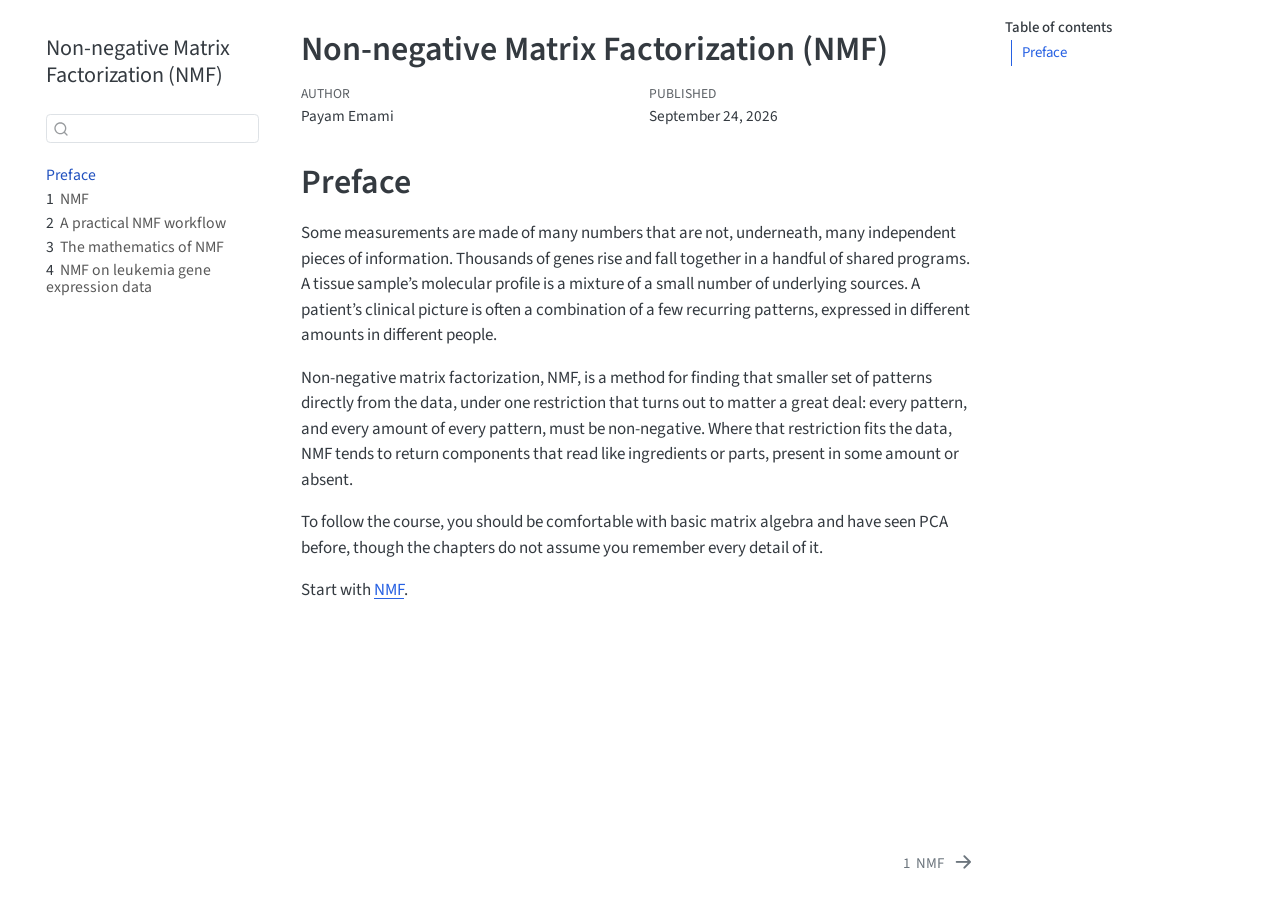
<file: index.html>
<!DOCTYPE html>
<html xmlns="http://www.w3.org/1999/xhtml" lang="en" xml:lang="en"><head>

<meta charset="utf-8">
<meta name="generator" content="quarto-1.10.16">

<meta name="viewport" content="width=device-width, initial-scale=1.0, user-scalable=yes">

<meta name="author" content="Payam Emami">
<meta name="dcterms.date" content="2026-09-24">

<title>Non-negative Matrix Factorization (NMF)</title>
<style>
/* Default styles provided by pandoc.
** See https://pandoc.org/MANUAL.html#variables-for-html for config info.
*/
code{white-space: pre-wrap;}
span.smallcaps{font-variant: small-caps;}
div.columns{display: flex; gap: min(4vw, 1.5em);}
div.column{flex: auto; overflow-x: auto;}
div.hanging-indent{margin-left: 1.5em; text-indent: -1.5em;}
ul.task-list{list-style: none;}
ul.task-list li input[type="checkbox"] {
  width: 0.8em;
  margin: 0 0.8em 0.2em -1em; /* quarto-specific, see https://github.com/quarto-dev/quarto-cli/issues/4556 */ 
  vertical-align: middle;
}
</style>


<script src="site_libs/quarto-nav/quarto-nav.js"></script>
<script src="site_libs/quarto-nav/headroom.min.js"></script>
<script src="site_libs/clipboard/clipboard.min.js"></script>
<script src="site_libs/quarto-search/autocomplete.umd.js"></script>
<script src="site_libs/quarto-search/fuse.min.js"></script>
<script src="site_libs/quarto-search/quarto-search.js"></script>
<meta name="quarto:offset" content="./">
<link href="./intuition.html" rel="next">
<script src="site_libs/quarto-html/quarto.js" type="module"></script>
<script src="site_libs/quarto-html/tabsets/tabsets.js" type="module"></script>
<script src="site_libs/quarto-html/popper.min.js"></script>
<script src="site_libs/quarto-html/tippy.umd.min.js"></script>
<script src="site_libs/quarto-html/anchor.min.js"></script>
<link href="site_libs/quarto-html/tippy.css" rel="stylesheet">
<link href="site_libs/quarto-html/quarto-syntax-highlighting-2051dbbaa7ae7a279e016470f480e120.css" rel="stylesheet" id="quarto-text-highlighting-styles">
<script src="site_libs/bootstrap/bootstrap.min.js"></script>
<link href="site_libs/bootstrap/bootstrap-icons.css" rel="stylesheet">
<link href="site_libs/bootstrap/bootstrap-6075faafe157bb2a1f54b1c2b772188f.min.css" rel="stylesheet" append-hash="true" id="quarto-bootstrap" data-mode="light">
<script id="quarto-search-options" type="application/json">{
  "location": "sidebar",
  "copy-button": false,
  "collapse-after": 3,
  "panel-placement": "start",
  "type": "textbox",
  "limit": 50,
  "keyboard-shortcut": [
    "f",
    "/",
    "s"
  ],
  "show-item-context": false,
  "language": {
    "search-no-results-text": "No results",
    "search-matching-documents-text": "matching documents",
    "search-copy-link-title": "Copy link to search",
    "search-hide-matches-text": "Hide additional matches",
    "search-more-match-text": "more match in this document",
    "search-more-matches-text": "more matches in this document",
    "search-clear-button-title": "Clear",
    "search-text-placeholder": "",
    "search-detached-cancel-button-title": "Cancel",
    "search-submit-button-title": "Submit",
    "search-label": "Search"
  }
}</script>


</head>

<body class="nav-sidebar floating quarto-light">

<div id="quarto-search-results"></div>
  <header id="quarto-header" class="headroom fixed-top">
  <nav class="quarto-secondary-nav">
    <div class="container-fluid d-flex">
      <button type="button" class="quarto-btn-toggle btn" data-bs-toggle="collapse" role="button" data-bs-target=".quarto-sidebar-collapse-item" aria-controls="quarto-sidebar" aria-expanded="false" aria-label="Toggle sidebar navigation" onclick="if (window.quartoToggleHeadroom) { window.quartoToggleHeadroom(); }">
        <i class="bi bi-layout-text-sidebar-reverse"></i>
      </button>
        <nav class="quarto-page-breadcrumbs" aria-label="breadcrumb"><ol class="breadcrumb"><li class="breadcrumb-item"><a href="./index.html">Preface</a></li></ol></nav>
        <a class="flex-grow-1" role="navigation" data-bs-toggle="collapse" data-bs-target=".quarto-sidebar-collapse-item" aria-controls="quarto-sidebar" aria-expanded="false" aria-label="Toggle sidebar navigation" onclick="if (window.quartoToggleHeadroom) { window.quartoToggleHeadroom(); }">      
        </a>
      <button type="button" class="btn quarto-search-button" aria-label="Search" onclick="window.quartoOpenSearch();">
        <i class="bi bi-search"></i>
      </button>
    </div>
  </nav>
</header>
<!-- content -->
<div id="quarto-content" class="quarto-container page-columns page-rows-contents page-layout-article">
<!-- sidebar -->
  <nav id="quarto-sidebar" class="sidebar collapse collapse-horizontal quarto-sidebar-collapse-item sidebar-navigation floating overflow-auto">
    <div class="pt-lg-2 mt-2 text-left sidebar-header">
    <div class="sidebar-title mb-0 py-0">
      <a href="./">Non-negative Matrix Factorization (NMF)</a> 
    </div>
      </div>
        <div class="mt-2 flex-shrink-0 align-items-center">
        <div class="sidebar-search">
        <div id="quarto-search" class="" title="Search"></div>
        </div>
        </div>
    <div class="sidebar-menu-container"> 
    <ul class="list-unstyled mt-1">
        <li class="sidebar-item">
  <div class="sidebar-item-container"> 
  <a href="./index.html" class="sidebar-item-text sidebar-link active">
 <span class="menu-text">Preface</span></a>
  </div>
</li>
        <li class="sidebar-item">
  <div class="sidebar-item-container"> 
  <a href="./intuition.html" class="sidebar-item-text sidebar-link">
 <span class="menu-text"><span class="chapter-number">1</span>&nbsp; <span class="chapter-title">NMF</span></span></a>
  </div>
</li>
        <li class="sidebar-item">
  <div class="sidebar-item-container"> 
  <a href="./practice.html" class="sidebar-item-text sidebar-link">
 <span class="menu-text"><span class="chapter-number">2</span>&nbsp; <span class="chapter-title">A practical NMF workflow</span></span></a>
  </div>
</li>
        <li class="sidebar-item">
  <div class="sidebar-item-container"> 
  <a href="./mathematics.html" class="sidebar-item-text sidebar-link">
 <span class="menu-text"><span class="chapter-number">3</span>&nbsp; <span class="chapter-title">The mathematics of NMF</span></span></a>
  </div>
</li>
        <li class="sidebar-item">
  <div class="sidebar-item-container"> 
  <a href="./exercises.html" class="sidebar-item-text sidebar-link">
 <span class="menu-text"><span class="chapter-number">4</span>&nbsp; <span class="chapter-title">NMF on leukemia gene expression data</span></span></a>
  </div>
</li>
    </ul>
    </div>
</nav>
<div id="quarto-sidebar-glass" class="quarto-sidebar-collapse-item" data-bs-toggle="collapse" data-bs-target=".quarto-sidebar-collapse-item"></div>
<!-- margin-sidebar -->
    <div id="quarto-margin-sidebar" class="sidebar margin-sidebar">
        <nav id="TOC" role="doc-toc" class="toc-active">
    <h2 id="toc-title">Table of contents</h2>
   
  <ul>
  <li><a href="#preface" id="toc-preface" class="nav-link active" data-scroll-target="#preface">Preface</a></li>
  </ul>
</nav>
    </div>
<!-- main -->
<main class="content" id="quarto-document-content">

<header id="title-block-header" class="quarto-title-block default">
<div class="quarto-title">
<h1 class="title">Non-negative Matrix Factorization (NMF)</h1>
</div>



<div class="quarto-title-meta">

    <div>
    <div class="quarto-title-meta-heading">Author</div>
    <div class="quarto-title-meta-contents">
             <p>Payam Emami </p>
          </div>
  </div>
    
    <div>
    <div class="quarto-title-meta-heading">Published</div>
    <div class="quarto-title-meta-contents">
      <p class="date">September 24, 2026</p>
    </div>
  </div>
  
    
  </div>
  


</header>


<section id="preface" class="level1 unnumbered">
<h1 class="unnumbered">Preface</h1>
<p>Some measurements are made of many numbers that are not, underneath, many independent pieces of information. Thousands of genes rise and fall together in a handful of shared programs. A tissue sample’s molecular profile is a mixture of a small number of underlying sources. A patient’s clinical picture is often a combination of a few recurring patterns, expressed in different amounts in different people.</p>
<p>Non-negative matrix factorization, NMF, is a method for finding that smaller set of patterns directly from the data, under one restriction that turns out to matter a great deal: every pattern, and every amount of every pattern, must be non-negative. Where that restriction fits the data, NMF tends to return components that read like ingredients or parts, present in some amount or absent.</p>
<p>To follow the course, you should be comfortable with basic matrix algebra and have seen PCA before, though the chapters do not assume you remember every detail of it.</p>
<p>Start with <a href="./intuition.html">NMF</a>.</p>


</section>

</main> <!-- /main -->
<script id="quarto-html-after-body" type="application/javascript">
  window.document.addEventListener("DOMContentLoaded", function (event) {
    const icon = "";
    const anchorJS = new window.AnchorJS();
    anchorJS.options = {
      placement: 'right',
      icon: icon
    };
    anchorJS.add('.anchored');
    const isCodeAnnotation = (el) => {
      for (const clz of el.classList) {
        if (clz.startsWith('code-annotation-')) {                     
          return true;
        }
      }
      return false;
    }
    const onCopySuccess = function(e) {
      // button target
      const button = e.trigger;
      // don't keep focus
      button.blur();
      // flash "checked"
      button.classList.add('code-copy-button-checked');
      var currentTitle = button.getAttribute("title");
      button.setAttribute("title", "Copied!");
      let tooltip;
      if (window.bootstrap) {
        button.setAttribute("data-bs-toggle", "tooltip");
        button.setAttribute("data-bs-placement", "left");
        button.setAttribute("data-bs-title", "Copied!");
        tooltip = new bootstrap.Tooltip(button, 
          { trigger: "manual", 
            customClass: "code-copy-button-tooltip",
            offset: [0, -8]});
        tooltip.show();    
      }
      setTimeout(function() {
        if (tooltip) {
          tooltip.hide();
          button.removeAttribute("data-bs-title");
          button.removeAttribute("data-bs-toggle");
          button.removeAttribute("data-bs-placement");
        }
        button.setAttribute("title", currentTitle);
        button.classList.remove('code-copy-button-checked');
      }, 1000);
      // clear code selection
      e.clearSelection();
    }
    const getTextToCopy = function(trigger) {
      const outerScaffold = trigger.parentElement.cloneNode(true);
      const codeEl = outerScaffold.querySelector('code');
      for (const childEl of codeEl.children) {
        if (isCodeAnnotation(childEl)) {
          childEl.remove();
        }
      }
      return codeEl.innerText;
    }
    const clipboard = new window.ClipboardJS('.code-copy-button:not([data-in-quarto-modal])', {
      text: getTextToCopy
    });
    clipboard.on('success', onCopySuccess);
    if (window.document.getElementById('quarto-embedded-source-code-modal')) {
      const clipboardModal = new window.ClipboardJS('.code-copy-button[data-in-quarto-modal]', {
        text: getTextToCopy,
        container: window.document.getElementById('quarto-embedded-source-code-modal')
      });
      clipboardModal.on('success', onCopySuccess);
    }
      var localhostRegex = new RegExp(/^(?:http|https):\/\/localhost\:?[0-9]*\//);
      var mailtoRegex = new RegExp(/^mailto:/);
        var filterRegex = new RegExp('/' + window.location.host + '/');
      var isInternal = (href) => {
          return filterRegex.test(href) || localhostRegex.test(href) || mailtoRegex.test(href);
      }
      // Inspect non-navigation links and adorn them if external
     var links = window.document.querySelectorAll('a[href]:not(.nav-link):not(.navbar-brand):not(.toc-action):not(.sidebar-link):not(.sidebar-item-toggle):not(.pagination-link):not(.no-external):not([aria-hidden]):not(.dropdown-item):not(.quarto-navigation-tool):not(.about-link)');
      for (var i=0; i<links.length; i++) {
        const link = links[i];
        if (!isInternal(link.href)) {
          // undo the damage that might have been done by quarto-nav.js in the case of
          // links that we want to consider external
          if (link.dataset.originalHref !== undefined) {
            link.href = link.dataset.originalHref;
          }
        }
      }
    function tippyHover(el, contentFn, onTriggerFn, onUntriggerFn) {
      const config = {
        allowHTML: true,
        maxWidth: 500,
        delay: 100,
        arrow: false,
        appendTo: function(el) {
            return el.parentElement;
        },
        interactive: true,
        interactiveBorder: 10,
        theme: 'quarto',
        placement: 'bottom-start',
      };
      if (contentFn) {
        config.content = contentFn;
      }
      if (onTriggerFn) {
        config.onTrigger = onTriggerFn;
      }
      if (onUntriggerFn) {
        config.onUntrigger = onUntriggerFn;
      }
      window.tippy(el, config); 
    }
    const noterefs = window.document.querySelectorAll('a[role="doc-noteref"]');
    for (var i=0; i<noterefs.length; i++) {
      const ref = noterefs[i];
      tippyHover(ref, function() {
        // use id or data attribute instead here
        let href = ref.getAttribute('data-footnote-href') || ref.getAttribute('href');
        try { href = new URL(href).hash; } catch {}
        const id = href.replace(/^#\/?/, "");
        const note = window.document.getElementById(id);
        if (note) {
          return note.innerHTML;
        } else {
          return "";
        }
      });
    }
    const xrefs = window.document.querySelectorAll('a.quarto-xref');
    const processXRef = (id, note) => {
      // Strip column container classes
      const stripColumnClz = (el) => {
        el.classList.remove("page-full", "page-columns");
        if (el.children) {
          for (const child of el.children) {
            stripColumnClz(child);
          }
        }
      }
      stripColumnClz(note)
      if (id === null || id.startsWith('sec-')) {
        // Special case sections, only their first couple elements
        const container = document.createElement("div");
        if (note.children && note.children.length > 2) {
          container.appendChild(note.children[0].cloneNode(true));
          for (let i = 1; i < note.children.length; i++) {
            const child = note.children[i];
            if (child.tagName === "P" && child.innerText === "") {
              continue;
            } else {
              container.appendChild(child.cloneNode(true));
              break;
            }
          }
          if (window.Quarto?.typesetMath) {
            window.Quarto.typesetMath(container);
          }
          return container.innerHTML
        } else {
          if (window.Quarto?.typesetMath) {
            window.Quarto.typesetMath(note);
          }
          return note.innerHTML;
        }
      } else {
        // Remove any anchor links if they are present
        const anchorLink = note.querySelector('a.anchorjs-link');
        if (anchorLink) {
          anchorLink.remove();
        }
        if (window.Quarto?.typesetMath) {
          window.Quarto.typesetMath(note);
        }
        if (note.classList.contains("callout")) {
          return note.outerHTML;
        } else {
          return note.innerHTML;
        }
      }
    }
    for (var i=0; i<xrefs.length; i++) {
      const xref = xrefs[i];
      tippyHover(xref, undefined, function(instance) {
        instance.disable();
        let url = xref.getAttribute('href');
        let hash = undefined; 
        if (url.startsWith('#')) {
          hash = url;
        } else {
          try { hash = new URL(url).hash; } catch {}
        }
        if (hash) {
          const id = hash.replace(/^#\/?/, "");
          const note = window.document.getElementById(id);
          if (note !== null) {
            try {
              const html = processXRef(id, note.cloneNode(true));
              instance.setContent(html);
            } finally {
              instance.enable();
              instance.show();
            }
          } else {
            // See if we can fetch this
            fetch(url.split('#')[0])
            .then(res => res.text())
            .then(html => {
              const parser = new DOMParser();
              const htmlDoc = parser.parseFromString(html, "text/html");
              const note = htmlDoc.getElementById(id);
              if (note !== null) {
                const html = processXRef(id, note);
                instance.setContent(html);
              } 
            }).finally(() => {
              instance.enable();
              instance.show();
            });
          }
        } else {
          // See if we can fetch a full url (with no hash to target)
          // This is a special case and we should probably do some content thinning / targeting
          fetch(url)
          .then(res => res.text())
          .then(html => {
            const parser = new DOMParser();
            const htmlDoc = parser.parseFromString(html, "text/html");
            const note = htmlDoc.querySelector('main.content');
            if (note !== null) {
              // This should only happen for chapter cross references
              // (since there is no id in the URL)
              // remove the first header
              if (note.children.length > 0 && note.children[0].tagName === "HEADER") {
                note.children[0].remove();
              }
              const html = processXRef(null, note);
              instance.setContent(html);
            } 
          }).finally(() => {
            instance.enable();
            instance.show();
          });
        }
      }, function(instance) {
      });
    }
        let selectedAnnoteEl;
        const selectorForAnnotation = ( cell, annotation) => {
          let cellAttr = 'data-code-cell="' + cell + '"';
          let lineAttr = 'data-code-annotation="' +  annotation + '"';
          const selector = 'span[' + cellAttr + '][' + lineAttr + ']';
          return selector;
        }
        const selectCodeLines = (annoteEl) => {
          const doc = window.document;
          const targetCell = annoteEl.getAttribute("data-target-cell");
          const targetAnnotation = annoteEl.getAttribute("data-target-annotation");
          const annoteSpan = window.document.querySelector(selectorForAnnotation(targetCell, targetAnnotation));
          const lines = annoteSpan.getAttribute("data-code-lines").split(",");
          const lineIds = lines.map((line) => {
            return targetCell + "-" + line;
          })
          let top = null;
          let height = null;
          let parent = null;
          if (lineIds.length > 0) {
              //compute the position of the single el (top and bottom and make a div)
              const el = window.document.getElementById(lineIds[0]);
              top = el.offsetTop;
              height = el.offsetHeight;
              parent = el.parentElement.parentElement;
            if (lineIds.length > 1) {
              const lastEl = window.document.getElementById(lineIds[lineIds.length - 1]);
              const bottom = lastEl.offsetTop + lastEl.offsetHeight;
              height = bottom - top;
            }
            if (top !== null && height !== null && parent !== null) {
              // cook up a div (if necessary) and position it 
              let div = window.document.getElementById("code-annotation-line-highlight");
              if (div === null) {
                div = window.document.createElement("div");
                div.setAttribute("id", "code-annotation-line-highlight");
                div.style.position = 'absolute';
                parent.appendChild(div);
              }
              div.style.top = top - 2 + "px";
              div.style.height = height + 4 + "px";
              div.style.left = 0;
              let gutterDiv = window.document.getElementById("code-annotation-line-highlight-gutter");
              if (gutterDiv === null) {
                gutterDiv = window.document.createElement("div");
                gutterDiv.setAttribute("id", "code-annotation-line-highlight-gutter");
                gutterDiv.style.position = 'absolute';
                const codeCell = window.document.getElementById(targetCell);
                const gutter = codeCell.querySelector('.code-annotation-gutter');
                gutter.appendChild(gutterDiv);
              }
              gutterDiv.style.top = top - 2 + "px";
              gutterDiv.style.height = height + 4 + "px";
            }
            selectedAnnoteEl = annoteEl;
          }
        };
        const unselectCodeLines = () => {
          const elementsIds = ["code-annotation-line-highlight", "code-annotation-line-highlight-gutter"];
          elementsIds.forEach((elId) => {
            const div = window.document.getElementById(elId);
            if (div) {
              div.remove();
            }
          });
          selectedAnnoteEl = undefined;
        };
          // Handle positioning of the toggle
      window.addEventListener(
        "resize",
        throttle(() => {
          elRect = undefined;
          if (selectedAnnoteEl) {
            selectCodeLines(selectedAnnoteEl);
          }
        }, 10)
      );
      function throttle(fn, ms) {
      let throttle = false;
      let timer;
        return (...args) => {
          if(!throttle) { // first call gets through
              fn.apply(this, args);
              throttle = true;
          } else { // all the others get throttled
              if(timer) clearTimeout(timer); // cancel #2
              timer = setTimeout(() => {
                fn.apply(this, args);
                timer = throttle = false;
              }, ms);
          }
        };
      }
        // Attach click handler to the DT
        const annoteDls = window.document.querySelectorAll('dt[data-target-cell]');
        for (const annoteDlNode of annoteDls) {
          annoteDlNode.addEventListener('click', (event) => {
            const clickedEl = event.target;
            if (clickedEl !== selectedAnnoteEl) {
              unselectCodeLines();
              const activeEl = window.document.querySelector('dt[data-target-cell].code-annotation-active');
              if (activeEl) {
                activeEl.classList.remove('code-annotation-active');
              }
              selectCodeLines(clickedEl);
              clickedEl.classList.add('code-annotation-active');
            } else {
              // Unselect the line
              unselectCodeLines();
              clickedEl.classList.remove('code-annotation-active');
            }
          });
        }
    const findCites = (el) => {
      const parentEl = el.parentElement;
      if (parentEl) {
        const cites = parentEl.dataset.cites;
        if (cites) {
          return {
            el,
            cites: cites.split(' ')
          };
        } else {
          return findCites(el.parentElement)
        }
      } else {
        return undefined;
      }
    };
    var bibliorefs = window.document.querySelectorAll('a[role="doc-biblioref"]');
    for (var i=0; i<bibliorefs.length; i++) {
      const ref = bibliorefs[i];
      const citeInfo = findCites(ref);
      if (citeInfo) {
        tippyHover(citeInfo.el, function() {
          var popup = window.document.createElement('div');
          citeInfo.cites.forEach(function(cite) {
            var citeDiv = window.document.createElement('div');
            citeDiv.classList.add('hanging-indent');
            citeDiv.classList.add('csl-entry');
            var biblioDiv = window.document.getElementById('ref-' + cite);
            if (biblioDiv) {
              citeDiv.innerHTML = biblioDiv.innerHTML;
            }
            popup.appendChild(citeDiv);
          });
          return popup.innerHTML;
        });
      }
    }
  });
  </script>
<nav class="page-navigation">
  <div class="nav-page nav-page-previous">
  </div>
  <div class="nav-page nav-page-next">
      <a href="./intuition.html" class="pagination-link" aria-label="NMF">
        <span class="nav-page-text"><span class="chapter-number">1</span>&nbsp; <span class="chapter-title">NMF</span></span> <i class="bi bi-arrow-right-short"></i>
      </a>
  </div>
</nav>
</div> <!-- /content -->




</body></html>
</file>
<file: site_libs/quarto-html/tippy.css>
.tippy-box[data-animation=fade][data-state=hidden]{opacity:0}[data-tippy-root]{max-width:calc(100vw - 10px)}.tippy-box{position:relative;background-color:#333;color:#fff;border-radius:4px;font-size:14px;line-height:1.4;white-space:normal;outline:0;transition-property:transform,visibility,opacity}.tippy-box[data-placement^=top]>.tippy-arrow{bottom:0}.tippy-box[data-placement^=top]>.tippy-arrow:before{bottom:-7px;left:0;border-width:8px 8px 0;border-top-color:initial;transform-origin:center top}.tippy-box[data-placement^=bottom]>.tippy-arrow{top:0}.tippy-box[data-placement^=bottom]>.tippy-arrow:before{top:-7px;left:0;border-width:0 8px 8px;border-bottom-color:initial;transform-origin:center bottom}.tippy-box[data-placement^=left]>.tippy-arrow{right:0}.tippy-box[data-placement^=left]>.tippy-arrow:before{border-width:8px 0 8px 8px;border-left-color:initial;right:-7px;transform-origin:center left}.tippy-box[data-placement^=right]>.tippy-arrow{left:0}.tippy-box[data-placement^=right]>.tippy-arrow:before{left:-7px;border-width:8px 8px 8px 0;border-right-color:initial;transform-origin:center right}.tippy-box[data-inertia][data-state=visible]{transition-timing-function:cubic-bezier(.54,1.5,.38,1.11)}.tippy-arrow{width:16px;height:16px;color:#333}.tippy-arrow:before{content:"";position:absolute;border-color:transparent;border-style:solid}.tippy-content{position:relative;padding:5px 9px;z-index:1}
</file>
<file: site_libs/quarto-html/quarto-syntax-highlighting-2051dbbaa7ae7a279e016470f480e120.css>
/* quarto syntax highlight colors */
:root {
  --quarto-hl-ot-color: #003B4F;
  --quarto-hl-at-color: #657422;
  --quarto-hl-ss-color: #20794D;
  --quarto-hl-an-color: #5E5E5E;
  --quarto-hl-fu-color: #4758AB;
  --quarto-hl-st-color: #20794D;
  --quarto-hl-cf-color: #003B4F;
  --quarto-hl-op-color: #5E5E5E;
  --quarto-hl-er-color: #AD0000;
  --quarto-hl-bn-color: #AD0000;
  --quarto-hl-al-color: #AD0000;
  --quarto-hl-va-color: #111111;
  --quarto-hl-bu-color: inherit;
  --quarto-hl-ex-color: inherit;
  --quarto-hl-pp-color: #AD0000;
  --quarto-hl-in-color: #5E5E5E;
  --quarto-hl-vs-color: #20794D;
  --quarto-hl-wa-color: #5E5E5E;
  --quarto-hl-do-color: #5E5E5E;
  --quarto-hl-im-color: #00769E;
  --quarto-hl-ch-color: #20794D;
  --quarto-hl-dt-color: #AD0000;
  --quarto-hl-fl-color: #AD0000;
  --quarto-hl-co-color: #5E5E5E;
  --quarto-hl-cv-color: #5E5E5E;
  --quarto-hl-cn-color: #8f5902;
  --quarto-hl-sc-color: #5E5E5E;
  --quarto-hl-dv-color: #AD0000;
  --quarto-hl-kw-color: #003B4F;
}

/* other quarto variables */
:root {
  --quarto-font-monospace: SFMono-Regular, Menlo, Monaco, Consolas, "Liberation Mono", "Courier New", monospace;
}

/* syntax highlight based on Pandoc's rules */
pre > code.sourceCode > span {
  color: #003B4F;
}

code.sourceCode > span {
  color: #003B4F;
}

div.sourceCode,
div.sourceCode pre.sourceCode {
  color: #003B4F;
}

/* Normal */
code span {
  color: #003B4F;
}

/* Alert */
code span.al {
  color: #AD0000;
  font-style: inherit;
}

/* Annotation */
code span.an {
  color: #5E5E5E;
  font-style: inherit;
}

/* Attribute */
code span.at {
  color: #657422;
  font-style: inherit;
}

/* BaseN */
code span.bn {
  color: #AD0000;
  font-style: inherit;
}

/* BuiltIn */
code span.bu {
  font-style: inherit;
}

/* ControlFlow */
code span.cf {
  color: #003B4F;
  font-weight: bold;
  font-style: inherit;
}

/* Char */
code span.ch {
  color: #20794D;
  font-style: inherit;
}

/* Constant */
code span.cn {
  color: #8f5902;
  font-style: inherit;
}

/* Comment */
code span.co {
  color: #5E5E5E;
  font-style: inherit;
}

/* CommentVar */
code span.cv {
  color: #5E5E5E;
  font-style: italic;
}

/* Documentation */
code span.do {
  color: #5E5E5E;
  font-style: italic;
}

/* DataType */
code span.dt {
  color: #AD0000;
  font-style: inherit;
}

/* DecVal */
code span.dv {
  color: #AD0000;
  font-style: inherit;
}

/* Error */
code span.er {
  color: #AD0000;
  font-style: inherit;
}

/* Extension */
code span.ex {
  font-style: inherit;
}

/* Float */
code span.fl {
  color: #AD0000;
  font-style: inherit;
}

/* Function */
code span.fu {
  color: #4758AB;
  font-style: inherit;
}

/* Import */
code span.im {
  color: #00769E;
  font-style: inherit;
}

/* Information */
code span.in {
  color: #5E5E5E;
  font-style: inherit;
}

/* Keyword */
code span.kw {
  color: #003B4F;
  font-weight: bold;
  font-style: inherit;
}

/* Operator */
code span.op {
  color: #5E5E5E;
  font-style: inherit;
}

/* Other */
code span.ot {
  color: #003B4F;
  font-style: inherit;
}

/* Preprocessor */
code span.pp {
  color: #AD0000;
  font-style: inherit;
}

/* SpecialChar */
code span.sc {
  color: #5E5E5E;
  font-style: inherit;
}

/* SpecialString */
code span.ss {
  color: #20794D;
  font-style: inherit;
}

/* String */
code span.st {
  color: #20794D;
  font-style: inherit;
}

/* Variable */
code span.va {
  color: #111111;
  font-style: inherit;
}

/* VerbatimString */
code span.vs {
  color: #20794D;
  font-style: inherit;
}

/* Warning */
code span.wa {
  color: #5E5E5E;
  font-style: italic;
}

.prevent-inlining {
  content: "</";
}

/*# sourceMappingURL=ac6dddd4bb344d07f549efa027524ca5.css.map */
</file>
